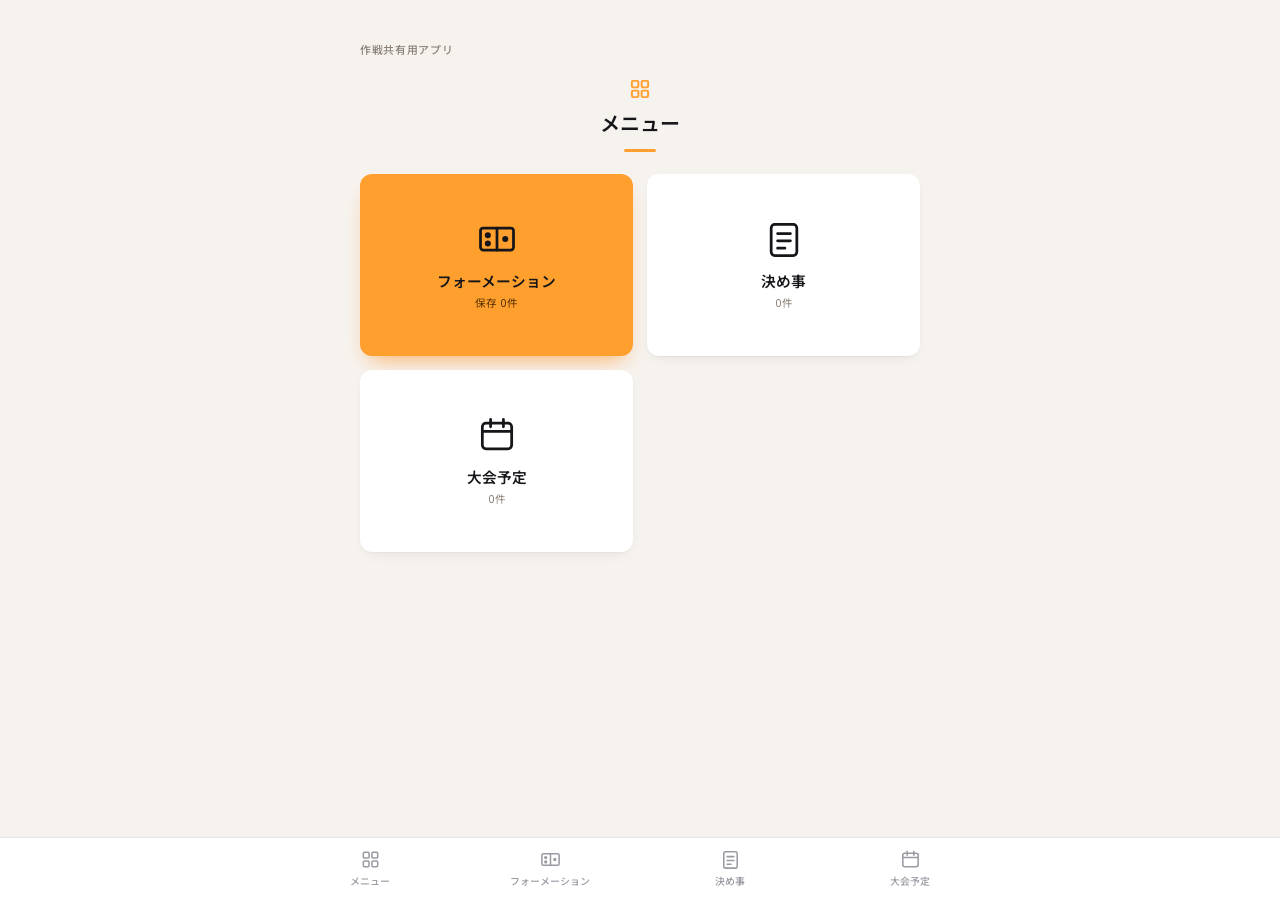
<file: index.html>
<!doctype html>
<html lang="ja">
<head>
<meta charset="utf-8">
<meta name="viewport" content="width=device-width,initial-scale=1,viewport-fit=cover">
<meta name="theme-color" content="#f6f3ef">
<script>if(/^#p=/.test(location.hash)){location.replace("formation.html"+location.hash);}</script>
<link rel="icon" href="favicon.svg?v=2" type="image/svg+xml">
<link rel="icon" href="favicon-32.png?v=2" sizes="32x32" type="image/png">
<link rel="apple-touch-icon" href="apple-touch-icon.png?v=2">
<link rel="manifest" href="manifest.webmanifest?v=2">
<meta name="apple-mobile-web-app-title" content="JPT作戦">
<meta name="apple-mobile-web-app-capable" content="yes">
<title>作戦共有用アプリ｜メニュー</title>
<link rel="preconnect" href="https://fonts.gstatic.com" crossorigin>
<link rel="stylesheet" href="https://fonts.googleapis.com/css2?family=Poppins:wght@400;500;600&family=Noto+Sans+JP:wght@400;500;700&family=Roboto+Mono:wght@500&display=swap">
<link rel="stylesheet" href="css/style.css?v=37">
<script type="module" src="js/menu.js?v=37"></script>
</head>
<body class="menu" data-page="menu">
<!-- 起動画面。CSSだけで動くので、モジュールの読み込みを待たずに表示される。
     読み込みが終わると main.js が .done を付けて消す（最低0.6秒は見せる）。 -->
<div id="splash">
  <svg class="splash-court" viewBox="-1.2 -1.2 38.4 12.4" xmlns="http://www.w3.org/2000/svg" aria-hidden="true"><rect class="s-outline" x="0" y="0" width="36" height="10" rx="0.3"/><line class="s-line s-l1" x1="18" y1="0" x2="18" y2="10"/><line class="s-line s-l2" x1="8" y1="0" x2="8" y2="10"/><line class="s-line s-l3" x1="28" y1="0" x2="28" y2="10"/><g class="s-shelters"><rect x="17.775" y="4.1" width="0.45" height="1.8" rx="0.08"/><rect x="12.775" y="2" width="0.45" height="0.9" rx="0.08"/><rect x="9.775" y="7.1" width="0.45" height="0.9" rx="0.08"/><rect x="5.775" y="4.55" width="0.45" height="0.9" rx="0.08"/><rect x="22.775" y="7.1" width="0.45" height="0.9" rx="0.08"/><rect x="25.775" y="2" width="0.45" height="0.9" rx="0.08"/><rect x="29.775" y="4.55" width="0.45" height="0.9" rx="0.08"/></g><g class="s-dots"><circle class="ours fw" cx="12.4" cy="2.45" r="0.62"/><circle class="ours fw" cx="8.6" cy="4.6" r="0.62"/><circle class="ours fw" cx="9.3" cy="7.55" r="0.62"/><circle class="ours fw" cx="9.4" cy="9.2" r="0.62"/><circle class="ours bk" cx="8.6" cy="0.9" r="0.62"/><circle class="ours bk" cx="5.2" cy="5.8" r="0.62"/><circle class="ours bk" cx="5.2" cy="4.2" r="0.62"/><circle class="foe fw" cx="18.95" cy="5" r="0.62"/><circle class="foe fw" cx="23.6" cy="7.55" r="0.62"/><circle class="foe fw" cx="22.6" cy="1.6" r="0.62"/><circle class="foe fw" cx="26.7" cy="2.45" r="0.62"/><circle class="foe bk" cx="24.4" cy="9.1" r="0.62"/><circle class="foe bk" cx="30.8" cy="5.8" r="0.62"/><circle class="foe bk" cx="30.8" cy="4.2" r="0.62"/></g></svg>
  <p class="splash-title">SnowBall Fight</p>
</div>
<script>try{if(sessionStorage.getItem("sbf-splash-seen")){var s=document.getElementById("splash");if(s)s.hidden=true;}else{sessionStorage.setItem("sbf-splash-seen","1");}}catch(e){}</script>
<div class="wrap">
<header class="homehead"><div class="topbar"><span class="appname">作戦共有用アプリ</span></div><h1>メニュー</h1></header>
<div class="tiles">
  <a class="tile" href="formation.html?view=edit"><svg viewBox="0 0 24 24" aria-hidden="true"><rect x="3" y="6" width="18" height="12" rx="1.5"/><path d="M12 6v12"/><circle cx="7" cy="10" r=".9" fill="currentColor"/><circle cx="7" cy="14.5" r=".9" fill="currentColor"/><circle cx="16.5" cy="12" r=".9" fill="currentColor"/></svg><b>フォーメーション</b><small>保存 <span id="cntPat">—</span>件</small></a>
  <a class="tile" href="rules.html"><svg viewBox="0 0 24 24" aria-hidden="true"><rect x="5" y="4" width="14" height="17" rx="2"/><path d="M8.5 9h7M8.5 13h7M8.5 17h4"/></svg><b>決め事</b><small><span id="cntRule">—</span>件</small></a>
  <a class="tile" href="tournaments.html"><svg viewBox="0 0 24 24" aria-hidden="true"><rect x="4" y="5.5" width="16" height="14" rx="2"/><path d="M4 10h16M8.5 3.5v4M15.5 3.5v4"/></svg><b>大会予定</b><small><span id="cntEvent">—</span>件</small></a>
</div>
</div>
<nav class="tabbar" aria-label="ページ切り替え">
  <a href="index.html"><svg viewBox="0 0 24 24" aria-hidden="true"><rect x="4.5" y="4.5" width="6" height="6" rx="1.2"/><rect x="13.5" y="4.5" width="6" height="6" rx="1.2"/><rect x="4.5" y="13.5" width="6" height="6" rx="1.2"/><rect x="13.5" y="13.5" width="6" height="6" rx="1.2"/></svg><span>メニュー</span></a>
  <a href="formation.html"><svg viewBox="0 0 24 24" aria-hidden="true"><rect x="3" y="6" width="18" height="12" rx="1.5"/><path d="M12 6v12"/><circle cx="7" cy="10" r=".9" fill="currentColor"/><circle cx="7" cy="14.5" r=".9" fill="currentColor"/><circle cx="16.5" cy="12" r=".9" fill="currentColor"/></svg><span>フォーメーション</span></a>
  <a href="rules.html"><svg viewBox="0 0 24 24" aria-hidden="true"><rect x="5" y="4" width="14" height="17" rx="2"/><path d="M8.5 9h7M8.5 13h7M8.5 17h4"/></svg><span>決め事</span></a>
  <a href="tournaments.html"><svg viewBox="0 0 24 24" aria-hidden="true"><rect x="4" y="5.5" width="16" height="14" rx="2"/><path d="M4 10h16M8.5 3.5v4M15.5 3.5v4"/></svg><span>大会予定</span></a>
</nav>
</body>
</html>
</file>
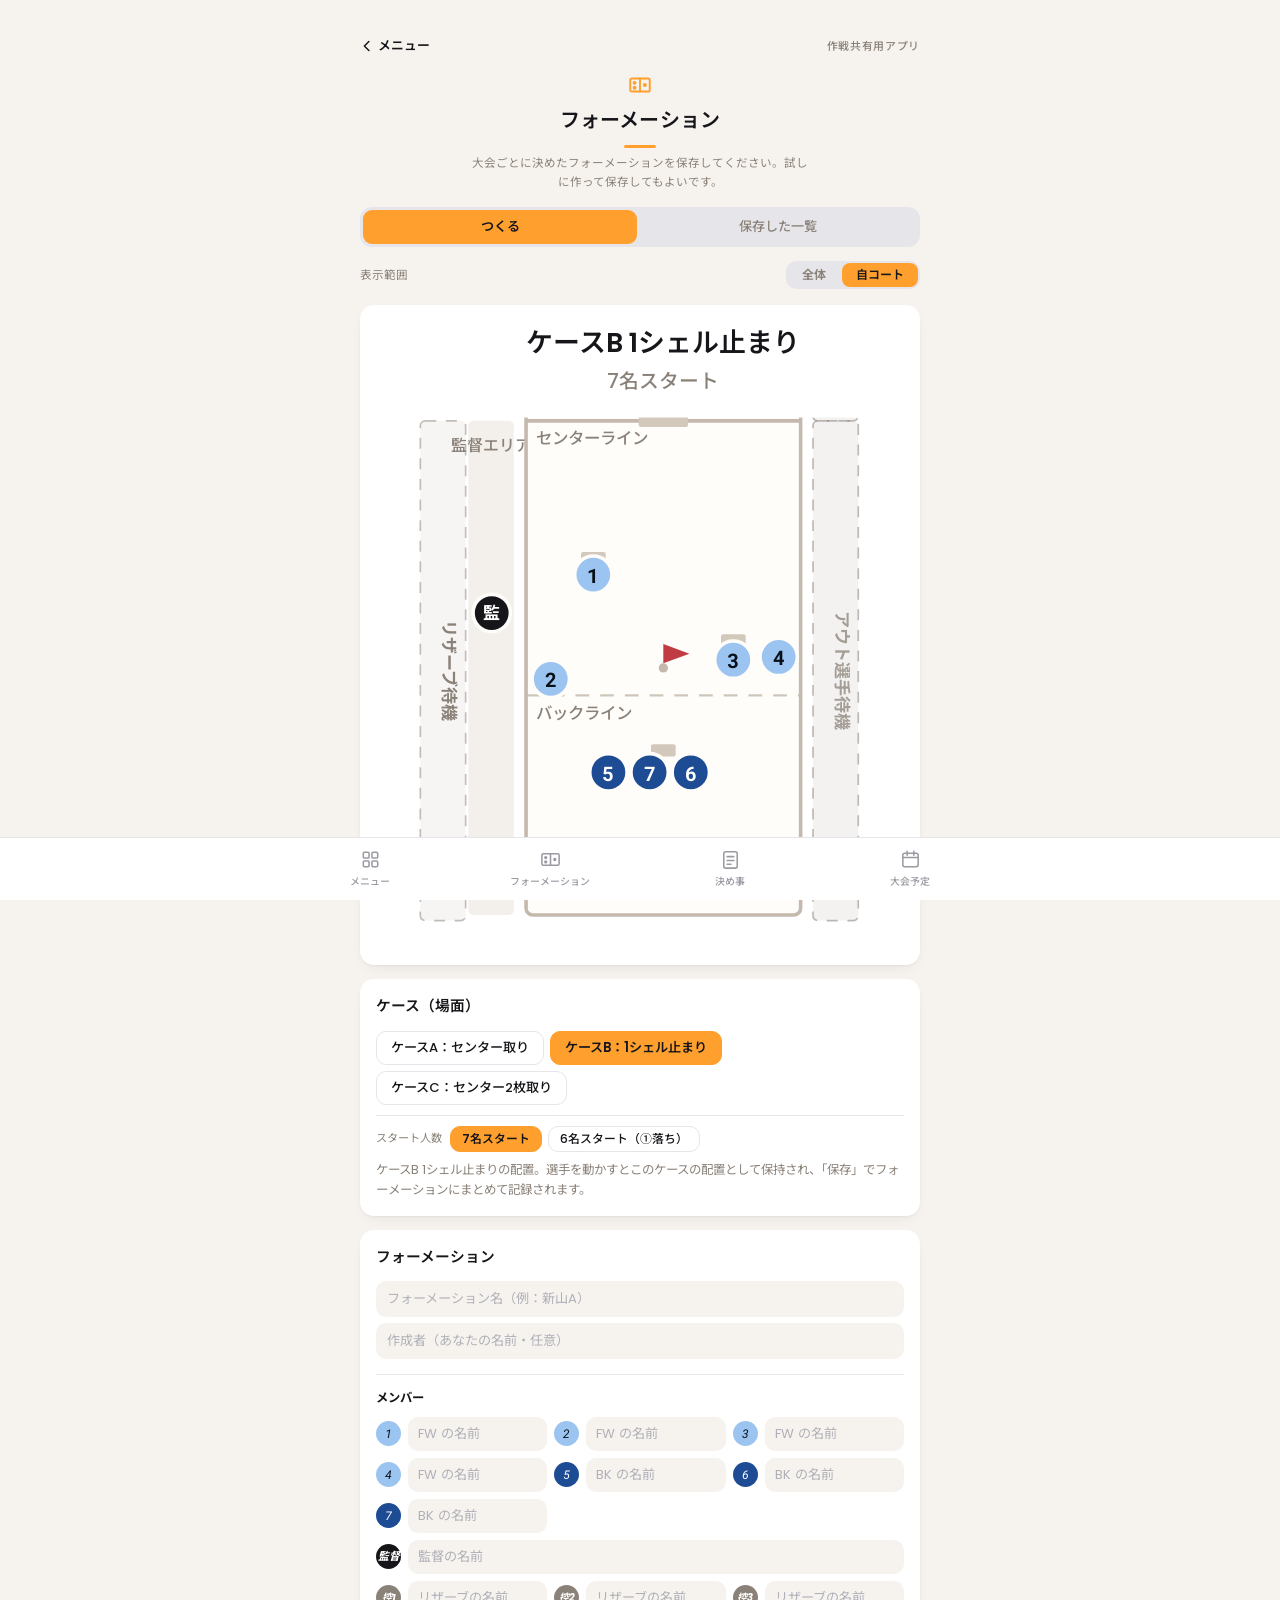
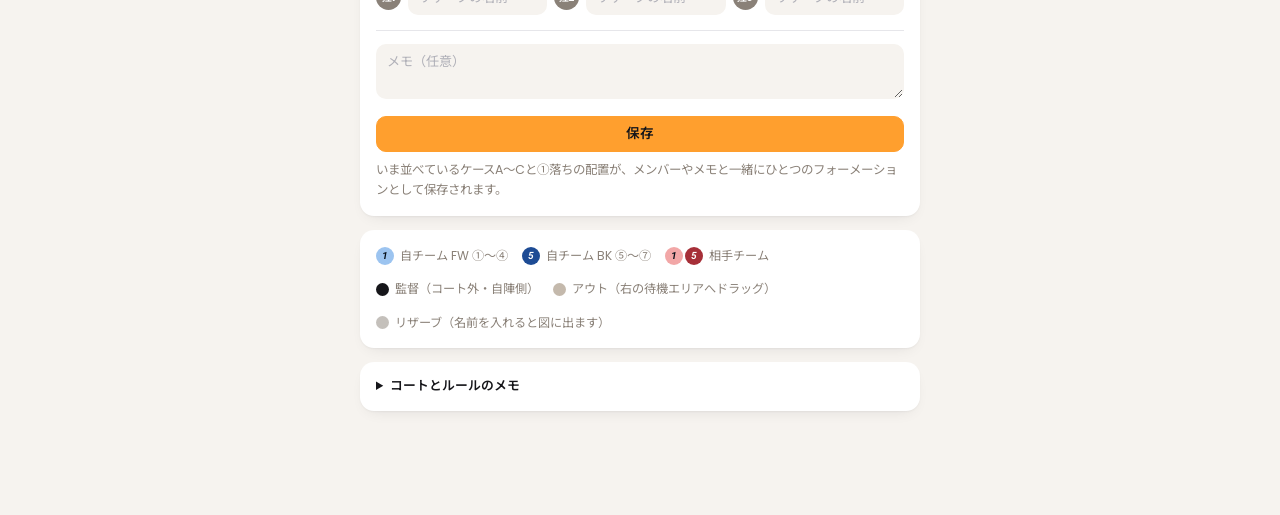
<file: formation.html>
<!doctype html>
<html lang="ja">
<head>
<meta charset="utf-8">
<meta name="viewport" content="width=device-width,initial-scale=1,viewport-fit=cover">
<meta name="theme-color" content="#f6f3ef">
<link rel="icon" href="favicon.svg?v=2" type="image/svg+xml">
<link rel="icon" href="favicon-32.png?v=2" sizes="32x32" type="image/png">
<link rel="apple-touch-icon" href="apple-touch-icon.png?v=2">
<link rel="manifest" href="manifest.webmanifest?v=2">
<meta name="apple-mobile-web-app-title" content="JPT作戦">
<meta name="apple-mobile-web-app-capable" content="yes">
<title>作戦共有用アプリ｜フォーメーション</title>
<link rel="preconnect" href="https://fonts.gstatic.com" crossorigin>
<link rel="stylesheet" href="https://fonts.googleapis.com/css2?family=Poppins:wght@400;500;600&family=Noto+Sans+JP:wght@400;500;700&family=Roboto+Mono:wght@500&display=swap">
<link rel="stylesheet" href="css/style.css?v=37">
<script type="module" src="js/main.js?v=37"></script>
</head>
<body data-page="formation">
<!-- 起動画面。CSSだけで動くので、モジュールの読み込みを待たずに表示される。
     読み込みが終わると main.js が .done を付けて消す（最低0.6秒は見せる）。 -->
<div id="splash">
  <svg class="splash-court" viewBox="-1.2 -1.2 38.4 12.4" xmlns="http://www.w3.org/2000/svg" aria-hidden="true"><rect class="s-outline" x="0" y="0" width="36" height="10" rx="0.3"/><line class="s-line s-l1" x1="18" y1="0" x2="18" y2="10"/><line class="s-line s-l2" x1="8" y1="0" x2="8" y2="10"/><line class="s-line s-l3" x1="28" y1="0" x2="28" y2="10"/><g class="s-shelters"><rect x="17.775" y="4.1" width="0.45" height="1.8" rx="0.08"/><rect x="12.775" y="2" width="0.45" height="0.9" rx="0.08"/><rect x="9.775" y="7.1" width="0.45" height="0.9" rx="0.08"/><rect x="5.775" y="4.55" width="0.45" height="0.9" rx="0.08"/><rect x="22.775" y="7.1" width="0.45" height="0.9" rx="0.08"/><rect x="25.775" y="2" width="0.45" height="0.9" rx="0.08"/><rect x="29.775" y="4.55" width="0.45" height="0.9" rx="0.08"/></g><g class="s-dots"><circle class="ours fw" cx="12.4" cy="2.45" r="0.62"/><circle class="ours fw" cx="8.6" cy="4.6" r="0.62"/><circle class="ours fw" cx="9.3" cy="7.55" r="0.62"/><circle class="ours fw" cx="9.4" cy="9.2" r="0.62"/><circle class="ours bk" cx="8.6" cy="0.9" r="0.62"/><circle class="ours bk" cx="5.2" cy="5.8" r="0.62"/><circle class="ours bk" cx="5.2" cy="4.2" r="0.62"/><circle class="foe fw" cx="18.95" cy="5" r="0.62"/><circle class="foe fw" cx="23.6" cy="7.55" r="0.62"/><circle class="foe fw" cx="22.6" cy="1.6" r="0.62"/><circle class="foe fw" cx="26.7" cy="2.45" r="0.62"/><circle class="foe bk" cx="24.4" cy="9.1" r="0.62"/><circle class="foe bk" cx="30.8" cy="5.8" r="0.62"/><circle class="foe bk" cx="30.8" cy="4.2" r="0.62"/></g></svg>
  <p class="splash-title">SnowBall Fight</p>
</div>
<!-- 起動画面はこのセッションで初回だけ出す。決め事⇄フォーメーションの行き来では出さない。 -->
<script>try{if(sessionStorage.getItem('sbf-splash-seen')){var s=document.getElementById('splash');if(s)s.hidden=true;}else{sessionStorage.setItem('sbf-splash-seen','1');}}catch(e){}</script>
<div class="wrap">
  <header>
    <div class="topbar">
      <a class="back" href="index.html" aria-label="メニューに戻る"><svg viewBox="0 0 24 24" aria-hidden="true"><path d="M14.5 6 8.5 12l6 6"/></svg>メニュー</a>
      <span class="appname">作戦共有用アプリ</span>
    </div>
    <h1>フォーメーション</h1>
        <p class="sub">大会ごとに決めたフォーメーションを保存してください。試しに作って保存してもよいです。</p>
  </header>

  <div class="tabs" id="tabs">
    <button id="tabEdit" class="on">つくる</button>
    <button id="tabList">保存した一覧<span class="count" id="tabCount"></span></button>
  </div>

  <div class="view" id="viewEdit">
  <div class="bar warn tight" id="leaveBar" hidden>
    <span class="lmsg" id="leaveMsg">保存されていません。一覧に移ると入力中の内容は消えます</span>
    <button class="ghost" id="leaveSave">保存して移る</button>
    <button class="ghost" id="leaveDrop">保存せずに移る</button>
    <button class="ghost" id="leaveStay">編集を続ける</button>
  </div>
  <div class="zoom" id="zoomRow" role="group" aria-label="表示範囲">
    <span class="zlabel">表示範囲</span>
    <div class="zseg">
      <button data-zoom="all" class="on">全体</button>
      <button data-zoom="own">自コート</button>
    </div>
  </div>

  <div class="court-wrap" id="courtWrap">
    <svg class="court" id="court" xmlns="http://www.w3.org/2000/svg" preserveAspectRatio="xMidYMid meet" aria-label="雪合戦コート"></svg>
  </div>

  <div class="bar" id="status" hidden></div>

  <section class="panel">
    <h2>ケース（場面）</h2>
    <div class="toolbar" id="presetRow">
      <button data-preset="center">ケースA：センター取り</button>
      <button data-preset="first">ケースB：1シェル止まり</button>
      <button data-preset="double">ケースC：センター2枚取り</button>
    </div>
    <div class="branch" id="branchRow"></div>
    <p class="empty" id="branchNote"></p>
  </section>

  <section class="panel">
    <h2>フォーメーション</h2>
    <div class="row">
      <input id="saveName" type="text" placeholder="フォーメーション名（例：新山A）" autocomplete="off" maxlength="30" aria-label="フォーメーション名">
    </div>
    <div class="row tightrow">
      <input id="saveAuthor" type="text" maxlength="12" autocomplete="off"
        placeholder="作成者（あなたの名前・任意）" aria-label="作成者">
    </div>
    <hr class="div">
    <p class="subh">メンバー</p>
    <div class="roster" id="roster"></div>
    <hr class="div">
    <textarea id="saveMemo" class="memoinput" rows="2" maxlength="300"
      placeholder="メモ（任意）" aria-label="フォーメーションのメモ"></textarea>
    <div class="toolbar tight">
      <button id="saveBtn" class="primary wide">保存</button>
    </div>
    <p class="empty">いま並べているケースA〜Cと①落ちの配置が、メンバーやメモと一緒にひとつのフォーメーションとして保存されます。</p>
  </section>

  <section class="panel">
    <div class="legend">
      <span><i class="dot num-fw">1</i>自チーム FW ①〜④</span>
      <span><i class="dot num-bk">5</i>自チーム BK ⑤〜⑦</span>
      <span><i class="dot foe-fw">1</i><i class="dot foe-bk">5</i>相手チーム</span>
      <span><i class="dot" style="background:var(--accent)"></i>監督（コート外・自陣側）</span>
      <span><i class="dot" style="background:var(--snow-edge)"></i>アウト（右の待機エリアへドラッグ）</span>
      <span><i class="dot" style="background:var(--muted);opacity:.5"></i>リザーブ（名前を入れると図に出ます）</span>
    </div>
  </section>

  <details class="info">
    <summary>コートとルールのメモ</summary>
    <dl>
      <dt>コート</dt><dd>36m × 10m</dd>
      <dt>バックライン</dt><dd>エンドラインから 8m</dd>
      <dt>センターシェルター</dt><dd>180 × 45 × 90cm</dd>
      <dt>第1・第2・シャトー</dt><dd>90 × 45 × 90cm</dd>
      <dt>雪球</dt><dd>1セット 90球</dd>
      <dt>試合</dt><dd>3分 × 3セット</dd>
    </dl>
    <p>フォワード①〜④は自陣バックラインより後ろに下がれません。センターラインを越えて相手コートに入れるのは3人まで、4人目が入った時点でそのセットを失います。ボードはこの2つを自動で見ています。</p>
    <p>寸法とラインは国際雪合戦連合の競技規則にもとづく値です。シェルター位置は公式コート図をもとにした近似配置です。</p>
  </details>
  </div>

  <div class="view" id="viewList" hidden>
  <section class="panel">
    <h2 class="withbtn">保存したフォーメーション<span class="spacer"></span>
      <button id="refreshBtn" class="ghost" hidden>最新を読み込む</button></h2>
    <div class="bar" id="shareStatus" hidden></div>
    <input id="linkBox" class="linkbox" type="text" readonly hidden aria-label="フォーメーションのリンク">
    <div class="patterns" id="patternList"></div>
    <p class="empty" id="savedEmpty">保存したフォーメーションはチーム全員の画面に並びます。カードを押すと「つくる」画面に読み込まれ、ケースA〜Cを切り替えて見られます。≡ のドラッグで順番を入れ替え、「編集」で名前・作成者・メモを直せます。「リンクをコピー」でそのフォーメーションを開くリンクをLINEなどに貼れます。</p>
  </section>
  </div>
</div>
<nav class="tabbar" aria-label="ページ切り替え">
  <a href="index.html"><svg viewBox="0 0 24 24" aria-hidden="true"><rect x="4.5" y="4.5" width="6" height="6" rx="1.2"/><rect x="13.5" y="4.5" width="6" height="6" rx="1.2"/><rect x="4.5" y="13.5" width="6" height="6" rx="1.2"/><rect x="13.5" y="13.5" width="6" height="6" rx="1.2"/></svg><span>メニュー</span></a>
  <a href="formation.html"><svg viewBox="0 0 24 24" aria-hidden="true"><rect x="3" y="6" width="18" height="12" rx="1.5"/><path d="M12 6v12"/><circle cx="7" cy="10" r=".9" fill="currentColor"/><circle cx="7" cy="14.5" r=".9" fill="currentColor"/><circle cx="16.5" cy="12" r=".9" fill="currentColor"/></svg><span>フォーメーション</span></a>
  <a href="rules.html"><svg viewBox="0 0 24 24" aria-hidden="true"><rect x="5" y="4" width="14" height="17" rx="2"/><path d="M8.5 9h7M8.5 13h7M8.5 17h4"/></svg><span>決め事</span></a>
  <a href="tournaments.html"><svg viewBox="0 0 24 24" aria-hidden="true"><rect x="4" y="5.5" width="16" height="14" rx="2"/><path d="M4 10h16M8.5 3.5v4M15.5 3.5v4"/></svg><span>大会予定</span></a>
</nav>
</body>
</html>
</file>
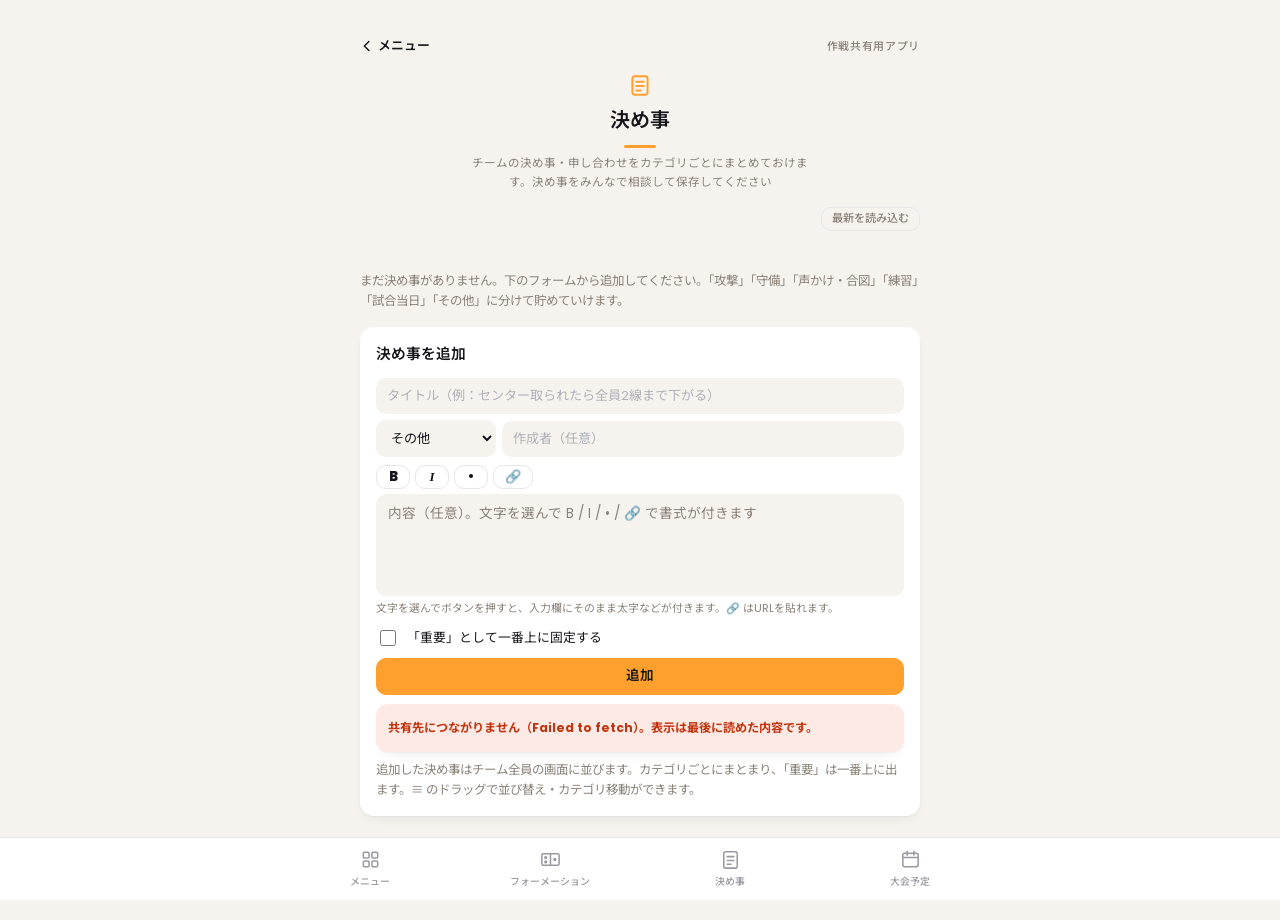
<file: rules.html>
<!doctype html>
<html lang="ja">
<head>
<meta charset="utf-8">
<meta name="viewport" content="width=device-width,initial-scale=1,viewport-fit=cover">
<meta name="theme-color" content="#f6f3ef">
<link rel="icon" href="favicon.svg?v=2" type="image/svg+xml">
<link rel="icon" href="favicon-32.png?v=2" sizes="32x32" type="image/png">
<link rel="apple-touch-icon" href="apple-touch-icon.png?v=2">
<link rel="manifest" href="manifest.webmanifest?v=2">
<meta name="apple-mobile-web-app-title" content="JPT作戦">
<meta name="apple-mobile-web-app-capable" content="yes">
<title>作戦共有用アプリ｜決め事</title>
<link rel="preconnect" href="https://fonts.gstatic.com" crossorigin>
<link rel="stylesheet" href="https://fonts.googleapis.com/css2?family=Poppins:wght@400;500;600&family=Noto+Sans+JP:wght@400;500;700&family=Roboto+Mono:wght@500&display=swap">
<link rel="stylesheet" href="css/style.css?v=37">
<script type="module" src="js/rules.js?v=37"></script>
</head>
<body data-page="rules">
<div class="wrap">
  <header>
    <div class="topbar">
      <a class="back" href="index.html" aria-label="メニューに戻る"><svg viewBox="0 0 24 24" aria-hidden="true"><path d="M14.5 6 8.5 12l6 6"/></svg>メニュー</a>
      <span class="appname">作戦共有用アプリ</span>
    </div>
    <h1>決め事</h1>
        <p class="sub">チームの決め事・申し合わせをカテゴリごとにまとめておけます。決め事をみんなで相談して保存してください</p>
  </header>

  <div class="panel h2row">
    <span class="h2like">決め事一覧</span>
    <span class="spacer"></span>
    <button id="refreshBtn" class="ghost" hidden>最新を読み込む</button>
  </div>

  <div class="rules-controls" id="rulesControls" hidden>
    <input id="ruleSearch" class="rsearch" type="search" placeholder="決め事を検索（タイトル・本文）" aria-label="決め事を検索" autocomplete="off">
    <div class="chips" id="catChips"></div>
  </div>

  <div class="rules" id="rulesList"></div>
  <p class="rnomatch" id="rulesNoMatch" hidden>該当する決め事がありません。検索語やカテゴリを変えてみてください。</p>
  <p class="empty" id="rulesEmpty">まだ決め事がありません。下のフォームから追加してください。「攻撃」「守備」「声かけ・合図」「練習」「試合当日」「その他」に分けて貯めていけます。</p>

  <section class="panel">
    <h2>決め事を追加</h2>
    <div class="row">
      <input id="ruleTitle" type="text" maxlength="60" autocomplete="off"
        placeholder="タイトル（例：センター取られたら全員2線まで下がる）" aria-label="タイトル">
    </div>
    <div class="row tightrow rule-row2">
      <select id="ruleCat" aria-label="カテゴリ">
        <option value="attack">攻撃</option>
        <option value="defense">守備</option>
        <option value="signal">声かけ・合図</option>
        <option value="practice">練習</option>
        <option value="gameday">試合当日</option>
        <option value="other" selected>その他</option>
      </select>
      <input id="ruleAuthor" type="text" maxlength="12" autocomplete="off"
        placeholder="作成者（任意）" aria-label="作成者">
    </div>
    <div class="fmtbar" id="ruleFmt">
      <button type="button" class="fmtbtn" data-md="bold" title="太字" aria-label="太字"><b>B</b></button>
      <button type="button" class="fmtbtn" data-md="italic" title="斜体" aria-label="斜体"><i>I</i></button>
      <button type="button" class="fmtbtn" data-md="list" title="箇条書き" aria-label="箇条書き">•</button>
      <button type="button" class="fmtbtn" data-md="link" title="リンク" aria-label="リンク">🔗</button>
    </div>
    <div class="re-editor rbody" id="ruleEditor" contenteditable="true" aria-label="内容"
      data-placeholder="内容（任意）。文字を選んで B / I / • / 🔗 で書式が付きます"></div>
    <p class="fmt-hint">文字を選んでボタンを押すと、入力欄にそのまま太字などが付きます。🔗 はURLを貼れます。</p>
    <label class="pinrow"><input id="rulePin" type="checkbox"> <span>「重要」として一番上に固定する</span></label>
    <div class="toolbar tight">
      <button id="addBtn" class="primary wide">追加</button>
    </div>
    <div class="bar tight" id="shareStatus" hidden></div>
    <input id="linkBox" class="linkbox" type="text" readonly hidden aria-label="決め事のリンク">
    <p class="empty">追加した決め事はチーム全員の画面に並びます。カテゴリごとにまとまり、「重要」は一番上に出ます。≡ のドラッグで並び替え・カテゴリ移動ができます。</p>
  </section>
</div>
<nav class="tabbar" aria-label="ページ切り替え">
  <a href="index.html"><svg viewBox="0 0 24 24" aria-hidden="true"><rect x="4.5" y="4.5" width="6" height="6" rx="1.2"/><rect x="13.5" y="4.5" width="6" height="6" rx="1.2"/><rect x="4.5" y="13.5" width="6" height="6" rx="1.2"/><rect x="13.5" y="13.5" width="6" height="6" rx="1.2"/></svg><span>メニュー</span></a>
  <a href="formation.html"><svg viewBox="0 0 24 24" aria-hidden="true"><rect x="3" y="6" width="18" height="12" rx="1.5"/><path d="M12 6v12"/><circle cx="7" cy="10" r=".9" fill="currentColor"/><circle cx="7" cy="14.5" r=".9" fill="currentColor"/><circle cx="16.5" cy="12" r=".9" fill="currentColor"/></svg><span>フォーメーション</span></a>
  <a href="rules.html"><svg viewBox="0 0 24 24" aria-hidden="true"><rect x="5" y="4" width="14" height="17" rx="2"/><path d="M8.5 9h7M8.5 13h7M8.5 17h4"/></svg><span>決め事</span></a>
  <a href="tournaments.html"><svg viewBox="0 0 24 24" aria-hidden="true"><rect x="4" y="5.5" width="16" height="14" rx="2"/><path d="M4 10h16M8.5 3.5v4M15.5 3.5v4"/></svg><span>大会予定</span></a>
</nav>
</body>
</html>
</file>
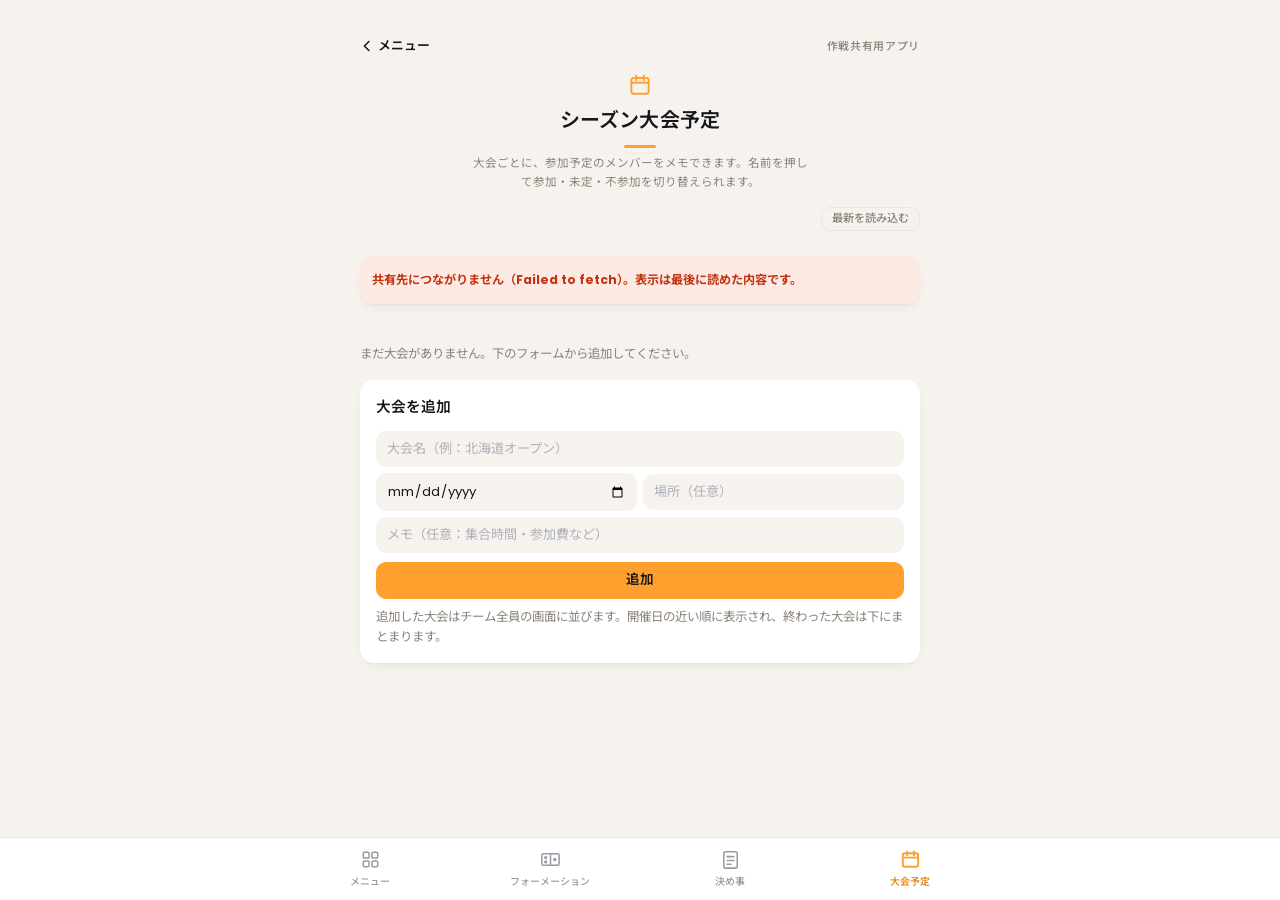
<file: tournaments.html>
<!doctype html>
<html lang="ja">
<head>
<meta charset="utf-8">
<meta name="viewport" content="width=device-width,initial-scale=1,viewport-fit=cover">
<meta name="theme-color" content="#f6f3ef">
<link rel="icon" href="favicon.svg?v=2" type="image/svg+xml">
<link rel="icon" href="favicon-32.png?v=2" sizes="32x32" type="image/png">
<link rel="apple-touch-icon" href="apple-touch-icon.png?v=2">
<link rel="manifest" href="manifest.webmanifest?v=2">
<meta name="apple-mobile-web-app-title" content="JPT作戦">
<meta name="apple-mobile-web-app-capable" content="yes">
<title>作戦共有用アプリ｜大会予定</title>
<link rel="preconnect" href="https://fonts.gstatic.com" crossorigin>
<link rel="stylesheet" href="https://fonts.googleapis.com/css2?family=Poppins:wght@400;500;600&family=Noto+Sans+JP:wght@400;500;700&family=Roboto+Mono:wght@500&display=swap">
<link rel="stylesheet" href="css/style.css?v=37">
<script type="module" src="js/tournaments.js?v=37"></script>
</head>
<body data-page="events">
<div class="wrap">
  <header>
    <div class="topbar">
      <a class="back" href="index.html" aria-label="メニューに戻る"><svg viewBox="0 0 24 24" aria-hidden="true"><path d="M14.5 6 8.5 12l6 6"/></svg>メニュー</a>
      <span class="appname">作戦共有用アプリ</span>
    </div>
    <h1>シーズン大会予定</h1>
    <p class="sub">大会ごとに、参加予定のメンバーをメモできます。名前を押して参加・未定・不参加を切り替えられます。</p>
  </header>

  <div class="panel h2row">
    <span class="h2like">大会一覧</span>
    <span class="spacer"></span>
    <button id="refreshBtn" class="ghost" hidden>最新を読み込む</button>
  </div>
  <div class="bar tight" id="shareStatus" hidden></div>

  <div class="events" id="eventList"></div>
  <p class="empty" id="eventEmpty">まだ大会がありません。下のフォームから追加してください。</p>

  <section class="panel">
    <h2>大会を追加</h2>
    <div class="row">
      <input id="evName" type="text" maxlength="40" autocomplete="off" placeholder="大会名（例：北海道オープン）" aria-label="大会名">
    </div>
    <div class="row tightrow rule-row2">
      <input id="evDate" type="date" aria-label="開催日">
      <input id="evPlace" type="text" maxlength="30" autocomplete="off" placeholder="場所（任意）" aria-label="場所">
    </div>
    <div class="row tightrow">
      <input id="evMemo" type="text" maxlength="100" autocomplete="off" placeholder="メモ（任意：集合時間・参加費など）" aria-label="メモ">
    </div>
    <div class="toolbar tight">
      <button id="evAddBtn" class="primary wide">追加</button>
    </div>
    <p class="empty">追加した大会はチーム全員の画面に並びます。開催日の近い順に表示され、終わった大会は下にまとまります。</p>
  </section>
</div>
<nav class="tabbar" aria-label="ページ切り替え">
  <a href="index.html"><svg viewBox="0 0 24 24" aria-hidden="true"><rect x="4.5" y="4.5" width="6" height="6" rx="1.2"/><rect x="13.5" y="4.5" width="6" height="6" rx="1.2"/><rect x="4.5" y="13.5" width="6" height="6" rx="1.2"/><rect x="13.5" y="13.5" width="6" height="6" rx="1.2"/></svg><span>メニュー</span></a>
  <a href="formation.html"><svg viewBox="0 0 24 24" aria-hidden="true"><rect x="3" y="6" width="18" height="12" rx="1.5"/><path d="M12 6v12"/><circle cx="7" cy="10" r=".9" fill="currentColor"/><circle cx="7" cy="14.5" r=".9" fill="currentColor"/><circle cx="16.5" cy="12" r=".9" fill="currentColor"/></svg><span>フォーメーション</span></a>
  <a href="rules.html"><svg viewBox="0 0 24 24" aria-hidden="true"><rect x="5" y="4" width="14" height="17" rx="2"/><path d="M8.5 9h7M8.5 13h7M8.5 17h4"/></svg><span>決め事</span></a>
  <a href="tournaments.html" class="on" aria-current="page"><svg viewBox="0 0 24 24" aria-hidden="true"><rect x="4" y="5.5" width="16" height="14" rx="2"/><path d="M4 10h16M8.5 3.5v4M15.5 3.5v4"/></svg><span>大会予定</span></a>
</nav>
</body>
</html>
</file>
<file: css/style.css>
/* 雪合戦フォーメーションボード — 画面全体のスタイル
   レイアウト: 1カラム。ヘッダー / タブ / コート / 各パネル を縦に積む。
   色はすべて :root のトークンで定義し、ダークモードはトークンだけ差し替える。 */
/* Layout: single column — header, fixed-height court canvas, stacked control panels below */
:root{
  --bg:#e9eff4;
  --panel:#ffffff;
  --panel-2:#f3f7fa;
  --ink:#14212c;
  --muted:#5a6b7a;
  --line:#c6d4e0;
  --accent:#0d7382;
  --accent-soft:#d3eaed;
  --red:#c13b43;
  --blue:#2a5cae;
  --snow:#fafcfe;
  --snow-edge:#9fb3c4;
  --shelter:#aebfcd;
  --num-fw:#071019;
  --num-bk:#ffffff;
  --blue-fw:#9cc4f0;
  --blue-bk:#1d4b94;
  --red-fw:#f2a7a7;
  --red-bk:#a62f38;
  --warn:#a9511c;
  --warn-soft:#f7e6d6;
  --f-disp:"Noto Sans JP",-apple-system,"Hiragino Sans","Noto Sans JP",sans-serif;
  --f-num:"Roboto Mono",ui-monospace,monospace;
}
@media (prefers-color-scheme:dark){:root:not([data-theme="light"]){
  --bg:#0d151c;--panel:#16222c;--panel-2:#1b2a36;--ink:#e4edf4;--muted:#90a3b3;
  --line:#2c3f4e;--accent:#49b9c7;--accent-soft:#17343c;--red:#e0656c;--blue:#7099e6;
  --snow:#1e2c37;--snow-edge:#4a6172;--shelter:#56707f;--warn:#dd9152;--warn-soft:#33281d;
  --num-fw:#071019;--num-bk:#ffffff;
  --blue-fw:#8fb8e8;--blue-bk:#3d6cba;--red-fw:#efa0a0;--red-bk:#b8414a;
  color-scheme:dark;
}}
:root[data-theme="dark"]{
  --bg:#0d151c;--panel:#16222c;--panel-2:#1b2a36;--ink:#e4edf4;--muted:#90a3b3;
  --line:#2c3f4e;--accent:#49b9c7;--accent-soft:#17343c;--red:#e0656c;--blue:#7099e6;
  --snow:#1e2c37;--snow-edge:#4a6172;--shelter:#56707f;--warn:#dd9152;--warn-soft:#33281d;
  --num-fw:#071019;--num-bk:#ffffff;
  --blue-fw:#8fb8e8;--blue-bk:#3d6cba;--red-fw:#efa0a0;--red-bk:#b8414a;
  color-scheme:dark;
}
[hidden]{display:none!important;}
body{background:var(--bg);color:var(--ink);font-family:var(--f-disp);line-height:1.6;}
.wrap{
  padding-left:max(16px,env(safe-area-inset-left,0px));
  padding-right:max(16px,env(safe-area-inset-right,0px));
  padding-block:16px 40px;
  max-width:560px;margin:0 auto;
  display:flex;flex-direction:column;gap:14px;
}
h1{font-size:1.32rem;font-weight:900;letter-spacing:.01em;margin:0;text-wrap:balance;}
.sub{margin:2px 0 0;color:var(--muted);font-size:.78rem;}
.toolbar{display:flex;flex-wrap:wrap;gap:6px;}
button{font-family:inherit;font-size:.8rem;font-weight:700;color:var(--ink);
  background:var(--panel);border:1px solid var(--line);border-radius:999px;
  padding:7px 13px;cursor:pointer;line-height:1.2;}
button:focus-visible{outline:2px solid var(--accent);outline-offset:2px;}
button[aria-pressed="true"],button.on{background:var(--accent-soft);border-color:var(--accent);color:var(--accent);}
button.primary{background:var(--accent);border-color:var(--accent);color:#fff;}
button.ghost{background:transparent;}
button:disabled{opacity:.4;cursor:default;}
.court-wrap{background:var(--panel);border:1px solid var(--line);border-radius:14px;
  padding:8px;height:clamp(420px,68vh,780px);display:flex;}
/* コートの余白では縦スクロールを許可し（pan-y）、駒の上だけ指の操作を
   こちらで受け取る（none）。両方 none にするとページがスクロールできなくなる。 */
svg.court{width:100%;height:100%;touch-action:pan-y;display:block;}
.token{cursor:grab;touch-action:none;}
.token.sel circle.body{stroke-width:.22;}
.bar{display:flex;align-items:center;gap:8px;min-height:34px;padding:7px 12px;
  border-radius:10px;background:var(--panel-2);border:1px solid var(--line);
  font-size:.76rem;color:var(--muted);}
.bar.warn{background:var(--warn-soft);border-color:var(--warn);color:var(--warn);font-weight:700;}
.panel{background:var(--panel);border:1px solid var(--line);border-radius:14px;padding:12px 14px;}
.panel h2{font-size:.72rem;font-weight:700;letter-spacing:.09em;text-transform:uppercase;
  color:var(--muted);margin:0 0 9px;}
.roster{display:grid;grid-template-columns:repeat(auto-fit,minmax(148px,1fr));gap:7px;}
.rrow{display:flex;align-items:center;gap:7px;min-width:0;}
.rrow.coach{grid-column:1/-1;}
.rbadge{flex:none;width:25px;height:25px;border-radius:50%;display:grid;place-items:center;
  font-family:var(--f-num);font-size:.72rem;color:#fff;background:var(--blue);}
.rrow.bk .rbadge{background:var(--blue);opacity:.58;}
.rrow.coach .rbadge{background:var(--accent);font-family:var(--f-disp);font-weight:700;font-size:.68rem;}
.rrow.res .rbadge{background:var(--muted);font-family:var(--f-disp);font-weight:700;font-size:.62rem;}
.row.tightrow{margin-top:6px;}
.rrow input{flex:1;min-width:0;font-family:inherit;font-size:.82rem;color:var(--ink);
  background:var(--panel-2);border:1px solid var(--line);border-radius:9px;padding:6px 9px;}
.legend{display:flex;flex-wrap:wrap;gap:14px;font-size:.76rem;color:var(--muted);}
.legend span{display:flex;align-items:center;gap:6px;}
.dot{width:13px;height:13px;border-radius:50%;flex:none;}
.dot.num-fw,.dot.num-bk,.dot.foe-fw,.dot.foe-bk{width:18px;height:18px;display:grid;
  place-items:center;font-family:var(--f-num);font-size:.62rem;font-weight:700;}
.dot.num-fw{background:var(--blue-fw);color:var(--num-fw);}
.dot.num-bk{background:var(--blue-bk);color:var(--num-bk);}
.dot.foe-fw{background:var(--red-fw);color:var(--num-fw);}
.dot.foe-bk{background:var(--red-bk);color:var(--num-bk);margin-left:-4px;}
.row{display:flex;gap:6px;align-items:center;}
.row input{flex:1;min-width:0;font-family:inherit;font-size:.82rem;color:var(--ink);
  background:var(--panel-2);border:1px solid var(--line);border-radius:9px;padding:7px 10px;}
.patterns{display:flex;flex-direction:column;gap:9px;margin-top:12px;}
.pcard{border:1px solid var(--line);border-radius:12px;background:var(--panel-2);overflow:hidden;}
.pcard.on{border-color:var(--accent);background:var(--accent-soft);}
.pcard-main{display:grid;grid-template-columns:104px 1fr;gap:11px;align-items:center;
  width:100%;text-align:left;background:transparent;border:0;border-radius:0;
  padding:10px 11px;cursor:pointer;font-weight:400;}
.pcard-main:focus-visible{outline:2px solid var(--accent);outline-offset:-3px;}
.thumb{width:104px;aspect-ratio:36/10;border-radius:5px;background:var(--snow);
  border:1px solid var(--line);display:block;}
.pbody{min-width:0;}
.pname{font-size:.88rem;font-weight:700;display:block;overflow:hidden;
  text-overflow:ellipsis;white-space:nowrap;}
.pmeta{font-size:.69rem;color:var(--muted);display:block;margin-top:2px;
  font-variant-numeric:tabular-nums;line-height:1.45;word-break:break-word;}
.pfoot{display:flex;flex-wrap:wrap;align-items:center;gap:6px;padding:0 11px 10px;}
.pfoot .spacer{flex:1;min-width:0;}
.pfoot button{font-size:.7rem;padding:4px 10px;}
.badge{font-size:.62rem;font-weight:700;letter-spacing:.06em;color:var(--accent);
  background:var(--panel);border:1px solid var(--accent);border-radius:999px;padding:3px 8px;}
.pfoot .danger{color:var(--warn);border-color:var(--warn);background:var(--warn-soft);}
.pfoot .ask{font-size:.73rem;color:var(--warn);font-weight:700;}
#leaveBar{flex-wrap:wrap;gap:7px;}
#leaveBar .lmsg{flex:1 1 100%;font-weight:700;}
#leaveBar button{font-size:.72rem;padding:4px 11px;color:var(--warn);border-color:var(--warn);}
.editform{width:100%;display:flex;flex-direction:column;gap:6px;}
.editform input,.editform textarea{width:100%;box-sizing:border-box;min-width:0;
  font-family:inherit;font-size:.8rem;color:var(--ink);background:var(--panel);
  border:1px solid var(--line);border-radius:8px;padding:6px 9px;}
.editform textarea{resize:vertical;line-height:1.5;}
.editform input.bad{border-color:var(--warn);}
.editbtns{display:flex;flex-wrap:wrap;align-items:center;gap:6px;}
.pmemo{font-size:.75rem;color:var(--ink);opacity:.85;margin:0;padding:0 11px 9px;
  white-space:pre-wrap;word-break:break-word;}
.memoinput{width:100%;box-sizing:border-box;margin-top:6px;font-family:inherit;
  font-size:.82rem;line-height:1.5;color:var(--ink);background:var(--panel-2);
  border:1px solid var(--line);border-radius:9px;padding:7px 10px;resize:vertical;}
.grip{touch-action:none;cursor:grab;padding:4px 10px;color:var(--muted);
  font-size:.95rem;line-height:1;letter-spacing:.08em;}
.grip:active{cursor:grabbing;}
.pcard.dragging{position:relative;z-index:3;box-shadow:0 8px 20px rgba(0,0,0,.2);}
.pcard.dragging .pcard-main{cursor:grabbing;}
.branch{display:flex;flex-wrap:wrap;gap:6px;align-items:center;
  margin-top:10px;padding-top:10px;border-top:1px dashed var(--line);}
.branch .blabel{font-size:.7rem;color:var(--muted);margin-right:2px;}
.branch button{font-size:.74rem;padding:5px 11px;}
.subh{font-size:.77rem;font-weight:700;margin:0 0 9px;display:flex;align-items:center;gap:7px;}
.tabs{display:flex;gap:4px;background:var(--panel-2);border:1px solid var(--line);
  border-radius:999px;padding:4px;}
.tabs button{flex:1;min-width:0;border:0;background:transparent;border-radius:999px;
  padding:8px 10px;font-size:.82rem;font-weight:700;color:var(--muted);
  white-space:nowrap;overflow:hidden;text-overflow:ellipsis;}
.tabs button.on{background:var(--panel);color:var(--accent);
  box-shadow:0 1px 2px rgba(0,0,0,.08);}
.tabs .count{font-family:var(--f-num);font-size:.72rem;margin-left:4px;opacity:.75;}
/* 表示範囲の切り替え。上の大きなタブ（つくる／一覧）と区別するため、
   右寄せの小さな角丸セグメントにして、選択中は accent べた塗りにする。 */
.zoom{display:flex;align-items:center;gap:8px;margin:-2px 0 2px;}
.zoom .zlabel{font-size:.72rem;color:var(--muted);}
.zseg{display:inline-flex;margin-left:auto;border:1px solid var(--line);
  border-radius:9px;overflow:hidden;}
.zseg button{border:0;border-radius:0;background:var(--panel);color:var(--muted);
  font-size:.75rem;font-weight:700;padding:5px 13px;}
.zseg button + button{border-left:1px solid var(--line);}
.zseg button.on{background:var(--accent);color:#fff;}
.view{display:flex;flex-direction:column;gap:14px;}
.panel h2.withbtn{display:flex;align-items:center;gap:8px;}
.panel h2 .spacer,.subh .spacer{flex:1;min-width:0;}
.panel h2 button{font-size:.7rem;padding:4px 10px;font-weight:700;letter-spacing:0;text-transform:none;}
.subh button{font-size:.7rem;padding:4px 10px;font-weight:700;}
.subh i{font-family:var(--f-num);font-size:.66rem;font-style:normal;color:#fff;
  background:var(--accent);width:18px;height:18px;border-radius:50%;
  display:grid;place-items:center;flex:none;}
.div{border:0;border-top:1px solid var(--line);margin:15px 0 13px;}
.empty{font-size:.78rem;color:var(--muted);margin:8px 0 0;}
.empty.note{margin:0 0 10px;}
.toolbar.tight,.bar.tight{margin-top:9px;}
.toolbar button.wide{flex:1;padding:9px 13px;font-size:.85rem;}
.memoinput{margin-top:0;}
.linkbox{width:100%;margin-top:9px;font-family:var(--f-num);font-size:.72rem;
  color:var(--ink);background:var(--panel-2);border:1px solid var(--accent);
  border-radius:9px;padding:7px 9px;}
details.info{background:var(--panel);border:1px solid var(--line);border-radius:14px;padding:12px 14px;}
details.info summary{font-size:.8rem;font-weight:700;cursor:pointer;}
details.info p{font-size:.78rem;color:var(--muted);margin:10px 0 0;}
details.info dl{margin:10px 0 0;font-size:.78rem;display:grid;grid-template-columns:auto 1fr;gap:4px 12px;}
details.info dt{color:var(--muted);}
details.info dd{margin:0;font-family:var(--f-num);font-variant-numeric:tabular-nums;}
@media (prefers-reduced-motion:reduce){*{animation-duration:.01ms!important;transition-duration:.01ms!important;}}

/* ===== ページ切り替え（フォーメーション／決め事）=====
   上の大きなピルタブ（つくる／一覧）と区別するため、下線タイプにする。 */
.nav{display:flex;gap:16px;margin:9px 0 2px;border-bottom:1px solid var(--line);}
.nav a{font-size:.85rem;font-weight:700;color:var(--muted);text-decoration:none;
  padding:6px 2px;margin-bottom:-1px;border-bottom:2px solid transparent;line-height:1.3;}
.nav a.on{color:var(--accent);border-bottom-color:var(--accent);}
.nav a:not(.on):hover{color:var(--ink);}
.nav a:focus-visible{outline:2px solid var(--accent);outline-offset:2px;border-radius:4px;}

/* ===== 決め事ページ ===== */
.rule-row2{display:flex;gap:6px;}
#ruleCat{flex:none;min-width:116px;}
.rule-row2 #ruleAuthor{flex:1;min-width:0;}
.row select,.rule-row2 select{font-family:inherit;font-size:.82rem;color:var(--ink);
  background:var(--panel-2);border:1px solid var(--line);border-radius:9px;padding:7px 10px;}
.pinrow{display:flex;align-items:center;gap:8px;margin-top:10px;
  font-size:.8rem;color:var(--ink);cursor:pointer;}
.pinrow input{width:16px;height:16px;flex:none;accent-color:var(--accent);}
.panel.h2row{display:flex;align-items:center;gap:8px;padding:10px 14px;}
.h2row .h2like{font-size:.72rem;font-weight:700;letter-spacing:.09em;text-transform:uppercase;color:var(--muted);}
.h2row .spacer{flex:1;min-width:0;}
.h2row button{font-size:.7rem;padding:4px 10px;}

.rules{display:flex;flex-direction:column;gap:17px;}
.rgroup{display:flex;flex-direction:column;gap:9px;}
.rgroup-h{font-size:.74rem;font-weight:700;letter-spacing:.06em;color:var(--muted);
  margin:0;display:flex;align-items:center;gap:7px;padding:0 2px;}
.rgroup-pin .rgroup-h{color:var(--accent);}
.rgroup-pin .rgroup-h::before{content:"★";font-size:.8rem;}
.rgroup.is-hidden,.rcard.is-hidden{display:none;}
.rgroup-n{font-family:var(--f-num);font-size:.7rem;opacity:.7;font-weight:500;}
.rgroup-list{display:flex;flex-direction:column;gap:8px;}

/* 一覧の検索・カテゴリ絞り込み */
.rules-controls{display:flex;flex-direction:column;gap:8px;margin:0 0 13px;}
.rsearch{width:100%;box-sizing:border-box;font-family:inherit;font-size:.85rem;color:var(--ink);
  background:var(--panel);border:1px solid var(--line);border-radius:10px;padding:8px 11px;}
.rsearch:focus{outline:2px solid var(--accent);outline-offset:1px;}
.chips{display:flex;flex-wrap:wrap;gap:6px;}
.chip{display:inline-flex;align-items:center;gap:5px;font-size:.74rem;font-weight:700;
  color:var(--muted);background:var(--panel-2);border:1px solid var(--line);
  border-radius:999px;padding:4px 11px;line-height:1.2;cursor:pointer;}
.chip.on{color:#fff;background:var(--accent);border-color:var(--accent);}
.chip-n{font-family:var(--f-num);font-size:.66rem;opacity:.85;font-weight:500;}
.rnomatch{color:var(--muted);font-size:.85rem;padding:6px 2px;}

.rcard{border:1px solid var(--line);border-radius:11px;background:var(--panel-2);
  padding:7px 10px;display:flex;flex-direction:column;gap:7px;}
.rcard.pinned{border-color:var(--accent);background:var(--accent-soft);}
.rcard.flash{animation:flashCard 1.6s ease-out;}
@keyframes flashCard{0%,45%{box-shadow:0 0 0 3px var(--accent);}100%{box-shadow:0 0 0 0 transparent;}}
.rcard.dragging{position:relative;z-index:3;box-shadow:0 8px 20px rgba(0,0,0,.2);
  pointer-events:none;opacity:.95;}
.rcard .grip{flex:none;}
.rtop{display:flex;align-items:center;gap:7px;}
.rhead{flex:1;min-width:0;display:flex;align-items:center;gap:8px;background:none;border:0;
  cursor:pointer;text-align:left;padding:2px 0;color:inherit;font-family:inherit;}
.rhead:focus-visible{outline:2px solid var(--accent);outline-offset:2px;border-radius:6px;}
.rhead-main{flex:1;min-width:0;display:flex;flex-direction:column;gap:1px;}
.rtitle{font-size:.9rem;font-weight:700;line-height:1.35;word-break:break-word;}
.rsnip{font-size:.75rem;color:var(--muted);line-height:1.3;
  white-space:nowrap;overflow:hidden;text-overflow:ellipsis;max-width:100%;}
.rcard.open .rsnip{display:none;}
.rcaret{flex:none;width:0;height:0;border-left:5px solid var(--muted);
  border-top:4px solid transparent;border-bottom:4px solid transparent;transition:transform .15s;}
.rcard.open .rcaret{transform:rotate(90deg);}
.rdetail{display:none;flex-direction:column;gap:7px;}
.rcard.open .rdetail{display:flex;}
.pinbtn{flex:none;border:0;background:transparent;color:var(--snow-edge);font-size:1.05rem;
  line-height:1;padding:3px 7px;border-radius:8px;}
.pinbtn.on{color:var(--accent);}
.rchip{align-self:flex-start;font-size:.66rem;font-weight:700;color:var(--muted);
  background:var(--panel);border:1px solid var(--line);border-radius:999px;padding:2px 9px;}
.rbody{margin:0;font-size:.82rem;line-height:1.6;color:var(--ink);word-break:break-word;}
.rbody .rb-line{white-space:pre-wrap;}
.rbody .rb-sp{height:.5em;}
.rbody strong{font-weight:700;}
.rbody em{font-style:italic;}
.rbody a{color:var(--accent);word-break:break-all;}
.rbody .rb-ul,.rbody .rb-ol{margin:.15em 0;padding-left:1.25em;}
.rbody li{margin:.1em 0;}
.fmt-hint{margin:5px 0 0;font-size:.68rem;color:var(--muted);line-height:1.5;}
.fmtbar{display:flex;gap:5px;margin:8px 0 5px;}
.fmtbtn{font-size:.82rem;font-weight:700;padding:3px 11px;min-width:34px;line-height:1.2;}
.fmtbtn b{font-weight:800;}
.fmtbtn i{font-style:italic;font-family:Georgia,"Times New Roman",serif;}
.re-editor{min-height:84px;border:1px solid var(--line);border-radius:10px;background:var(--panel);
  padding:8px 11px;margin-top:2px;font-size:.85rem;line-height:1.6;color:var(--ink);overflow-wrap:anywhere;}
.re-editor:focus{outline:2px solid var(--accent);outline-offset:1px;}
.re-editor.is-empty::before{content:attr(data-placeholder);color:var(--muted);}
.re-editor a{pointer-events:none;}
.rmeta{font-size:.69rem;color:var(--muted);font-variant-numeric:tabular-nums;}
.rfoot{display:flex;flex-wrap:wrap;align-items:center;gap:6px;}
.rfoot button{font-size:.7rem;padding:4px 10px;}
.rfoot .danger{color:var(--warn);border-color:var(--warn);background:var(--warn-soft);}
.rfoot .ask{font-size:.73rem;color:var(--warn);font-weight:700;margin-right:auto;}
.rcard .editform select{width:100%;box-sizing:border-box;font-family:inherit;font-size:.8rem;
  color:var(--ink);background:var(--panel);border:1px solid var(--line);border-radius:8px;padding:6px 9px;}

/* ===== 起動画面（スプラッシュ） =====
   CSSだけで動かすので、JSモジュールの読み込みを待たずに出る。
   読み込みが終わると main.js が #splash に .done を付けてフェードアウトさせる。
   JSが失敗して .done が付かない場合に備え、8秒後にCSSだけで必ず消す。 */
#splash{
  position:fixed;inset:0;z-index:50;
  display:flex;flex-direction:column;align-items:center;justify-content:center;gap:18px;
  padding-left:max(24px,env(safe-area-inset-left,0px));
  padding-right:max(24px,env(safe-area-inset-right,0px));
  background:var(--bg);
  transition:opacity .38s ease;
  animation:splashFailsafe 0s 8s forwards;
}
#splash.done{opacity:0;pointer-events:none;}
@keyframes splashFailsafe{to{opacity:0;visibility:hidden;}}

.splash-court{width:min(86vw,420px);height:auto;overflow:visible;}
.splash-court .s-outline{
  fill:none;stroke:var(--snow-edge);stroke-width:.16;
  stroke-dasharray:92;stroke-dashoffset:92;
  animation:drawCourt .55s .05s ease-out forwards;
}
.splash-court .s-line{
  stroke:var(--snow-edge);stroke-width:.12;
  stroke-dasharray:10;stroke-dashoffset:10;
  animation:drawCourt .3s ease-out forwards;
}
.splash-court .s-l1{animation-delay:.32s;}
.splash-court .s-l2{animation-delay:.42s;stroke-width:.08;opacity:.75;}
.splash-court .s-l3{animation-delay:.42s;stroke-width:.08;opacity:.75;}
.splash-court .s-shelters rect{
  fill:var(--shelter);opacity:0;
  animation:fadeIn .3s .5s ease-out forwards;
}
.splash-court .s-dots circle{
  opacity:0;transform-box:fill-box;transform-origin:50% 50%;
  animation:popIn .32s ease-out forwards;
}
.splash-court .s-dots .ours.fw{fill:var(--blue-fw);}
.splash-court .s-dots .ours.bk{fill:var(--blue-bk);}
.splash-court .s-dots .foe.fw{fill:var(--red-fw);}
.splash-court .s-dots .foe.bk{fill:var(--red-bk);}
.splash-court .s-dots circle:nth-child(1){animation-delay:.62s}
.splash-court .s-dots circle:nth-child(2){animation-delay:.66s}
.splash-court .s-dots circle:nth-child(3){animation-delay:.70s}
.splash-court .s-dots circle:nth-child(4){animation-delay:.74s}
.splash-court .s-dots circle:nth-child(5){animation-delay:.78s}
.splash-court .s-dots circle:nth-child(6){animation-delay:.82s}
.splash-court .s-dots circle:nth-child(7){animation-delay:.86s}
.splash-court .s-dots circle:nth-child(8){animation-delay:.66s}
.splash-court .s-dots circle:nth-child(9){animation-delay:.70s}
.splash-court .s-dots circle:nth-child(10){animation-delay:.74s}
.splash-court .s-dots circle:nth-child(11){animation-delay:.78s}
.splash-court .s-dots circle:nth-child(12){animation-delay:.82s}
.splash-court .s-dots circle:nth-child(13){animation-delay:.86s}
.splash-court .s-dots circle:nth-child(14){animation-delay:.90s}

.splash-title{
  margin:0;font-size:.92rem;font-weight:700;letter-spacing:.04em;color:var(--muted);
  text-align:center;opacity:0;
  animation:fadeIn .45s .45s ease-out forwards;
}

@keyframes drawCourt{to{stroke-dashoffset:0;}}
@keyframes fadeIn{to{opacity:1;}}
@keyframes popIn{from{opacity:0;transform:scale(.4);}to{opacity:1;transform:scale(1);}}

/* 動きを抑える設定のときは、描く演出をせず完成形を出してから消すだけにする */
@media (prefers-reduced-motion:reduce){
  .splash-court .s-outline,.splash-court .s-line{stroke-dashoffset:0;animation:none;}
  .splash-court .s-shelters rect,.splash-court .s-dots circle,.splash-title{opacity:1;animation:none;}
}

/* ===== デザイン v9「ホーム画面」=====
   薄いグレーの地、白いカード、線画アイコン、下のタブバー。フォントは Poppins（英数）＋Noto Sans JP。
   色は黄色1色（選択・ハイライト）。装飾は影のみ。 */
:root,:root:not([data-theme="light"]),:root[data-theme="dark"]{
  --bg:#f2f2f4;--panel:#ffffff;--panel-2:#f2f2f4;--ink:#16161a;--muted:#8a8a93;
  --line:#e6e6ea;--accent:#fdc72b;--accent-soft:#fff3c4;--yel:#fdc72b;--yel-d:#e9b414;
  --red:#c13b43;--blue:#2a5cae;
  --snow:#fafcfe;--snow-edge:#9fb3c4;--shelter:#aebfcd;
  --num-fw:#071019;--num-bk:#ffffff;
  --blue-fw:#9cc4f0;--blue-bk:#1d4b94;--red-fw:#f2a7a7;--red-bk:#a62f38;
  --warn:#c2330f;--warn-soft:#fdeae4;
  --f-disp:"Poppins","Noto Sans JP",sans-serif;--f-body:"Poppins","Noto Sans JP",sans-serif;
  --shadow:0 1px 2px rgba(20,20,30,.04),0 6px 16px -8px rgba(20,20,30,.12);
  color-scheme:light;
}
html{background:var(--bg);}
body{background:var(--bg);color:var(--ink);font-family:var(--f-body);font-weight:400;}
button,input,textarea,select{font-family:var(--f-body);}
.wrap{gap:16px;padding-block:22px 96px;}
.nav{display:none;}

/* 見出し */
header{background:none;border:0;border-radius:0;box-shadow:none;padding:0;color:var(--ink);overflow:visible;}
h1{font-size:1.05rem;font-weight:600;letter-spacing:.01em;text-align:center;}
header .sub{text-align:center;font-size:.72rem;color:var(--muted);margin:6px auto 0;max-width:30em;}

/* 面 */
.panel,details.info,.panel.h2row,.court-wrap{background:#fff;border:0;border-radius:14px;box-shadow:var(--shadow);position:static;}
.panel{padding:16px;}
.panel.h2row{padding:12px 16px;}
.court-wrap{padding:6px;}
details.info{padding:14px 16px;}
.panel h2,.h2row .h2like{position:static;background:none;padding:0;margin:0 0 12px;font-size:.92rem;font-weight:600;
  letter-spacing:0;text-transform:none;color:var(--ink);display:flex;align-items:center;gap:8px;}
.panel.h2row .h2like{margin:0;}
.panel h2::before{display:none;}
details.info summary{font-weight:600;}

/* ボタン */
button{background:#fff;color:var(--ink);border:1px solid var(--line);border-radius:10px;box-shadow:none;
  padding:8px 14px;font-size:.82rem;font-weight:500;transition:background .12s;}
button:hover{background:#f7f7f9;}
button:focus-visible,input:focus-visible,textarea:focus-visible,select:focus-visible,.re-editor:focus-visible,a:focus-visible{outline:2px solid var(--yel-d);outline-offset:2px;}
button.primary,button.on,button[aria-pressed="true"]{background:var(--yel);color:var(--ink);border-color:var(--yel);font-weight:600;}
button.primary:hover,button.on:hover{background:#ffd34d;}
button.ghost{color:var(--muted);}
button:disabled{opacity:.4;}
.pfoot .danger,.rfoot .danger{color:var(--warn);background:#fff;border-color:#f0cfc6;}

/* つくる／一覧 */
.tabs{display:flex;gap:6px;background:#e6e6ea;border-radius:12px;padding:3px;border:0;box-shadow:none;}
.tabs button{flex:1;background:transparent;border:0;border-radius:9px;padding:9px;color:var(--muted);font-weight:500;}
.tabs button.on{background:#fff;color:var(--ink);box-shadow:0 1px 3px rgba(20,20,30,.12);font-weight:600;}
.tabs button:hover{background:transparent;}
.tabs button.on:hover{background:#fff;}
.tabs .count{color:var(--yel-d);}
.zoom .zlabel{color:var(--muted);}
.zseg{background:#e6e6ea;border:0;border-radius:10px;padding:2px;gap:2px;overflow:visible;box-shadow:none;}
.zseg button{border:0;border-radius:8px;background:transparent;padding:5px 14px;color:var(--muted);}
.zseg button + button{border-left:0;}
.zseg button.on{background:#fff;color:var(--ink);box-shadow:0 1px 2px rgba(20,20,30,.12);}
.branch{border-top:1px solid var(--line);}

/* 入力 */
.row input,.rrow input,.memoinput,.rsearch,.row select,.rule-row2 select,.re-editor,.editform input,
.editform textarea,.rcard .editform select,.linkbox{background:var(--bg);border:1px solid transparent;border-radius:10px;color:var(--ink);box-shadow:none;}
.row input:focus,.rrow input:focus,.memoinput:focus,.rsearch:focus,.re-editor:focus{border-color:var(--yel-d);outline:0;background:#fff;box-shadow:0 0 0 3px rgba(253,199,43,.25);}
::placeholder{color:#b0b0b8;}
.rbadge{box-shadow:none;}
.rrow.coach .rbadge{background:var(--yel);color:var(--ink);}
.rrow:not(.bk):not(.coach):not(.res) .rbadge{background:#9cc4f0;color:#071019;}
.rrow.bk .rbadge{background:#1d4b94;opacity:1;}
.div{border-top:1px solid var(--line);}
.subh i{background:var(--yel);}

/* 一覧カード */
.patterns,.rgroup-list{gap:10px;}
.pcard,.rcard{background:#fff;border:0;border-radius:14px;box-shadow:var(--shadow);padding:12px 14px;margin:0;position:relative;}
.pcard::before,.rcard::before{display:none;}
.pcard.on,.rcard.pinned{background:#fff;outline:2px solid var(--yel);outline-offset:-2px;}
.rcard.open{background:#fff;}
.rules{gap:24px;}
.rgroup-h{font-size:.84rem;font-weight:600;color:var(--muted);letter-spacing:.02em;padding:0 2px 8px;margin:0;}
.rgroup-h::before,.rgroup-pin .rgroup-h::before{display:none;content:none;}
.rgroup-n{color:var(--muted);background:none;padding:0;font-weight:400;opacity:1;}
.rtitle{font-size:.92rem;font-weight:600;}
.rsnip{color:var(--muted);}
.rcaret{border-left-color:var(--muted);}
.rhead,.pcard-main,.pinbtn,.pinbtn.on{border:0;background:none;box-shadow:none;}
.pinbtn{color:#d0d0d6;font-size:1.1rem;padding:2px 6px;}
.pinbtn.on{color:var(--yel);}
.rchip{background:var(--bg);border:0;border-radius:999px;color:var(--muted);font-weight:500;}
.rcard .grip,.pcard .grip{background:none;border:0;color:#c4c4cc;}
.rcard.dragging,.pcard.dragging{box-shadow:0 14px 30px rgba(20,20,30,.22);}
.rbody a{color:var(--ink);text-decoration:underline;text-underline-offset:3px;}
.thumb{border:0;border-radius:8px;background:var(--snow);}
.badge{background:var(--accent-soft);color:#7a5b00;border:0;border-radius:999px;font-weight:600;}
.pmeta,.rmeta{color:var(--muted);}
.chips{gap:8px;}
.chip{background:#fff;border:0;border-radius:999px;box-shadow:var(--shadow);padding:5px 13px;color:var(--muted);font-weight:500;}
.chip.on{background:var(--yel);color:var(--ink);font-weight:600;}
.chip:hover{background:#fff;}
.chip.on:hover{background:var(--yel);}
.bar{background:#fff;border:0;border-radius:12px;box-shadow:var(--shadow);color:var(--ink);}
.bar.warn{background:var(--warn-soft);color:var(--warn);}
#leaveBar button{color:var(--warn);}
.fmtbtn{background:#fff;}
.court,.court text,.splash-court{letter-spacing:0;}
#splash{background:var(--bg);}
#splash .splash-title{font-family:var(--f-disp);font-weight:600;color:var(--ink);}
.splash-court .s-outline,.splash-court .s-line{stroke:var(--ink);}

/* ホーム画面のタイル */
.homehead{padding-top:6px;}
.tiles{display:grid;grid-template-columns:1fr 1fr;gap:14px;margin-top:6px;}
.tile{display:flex;flex-direction:column;align-items:center;justify-content:center;gap:4px;text-align:center;
  background:#fff;border-radius:12px;box-shadow:var(--shadow);color:var(--ink);text-decoration:none;
  min-height:128px;padding:16px 10px;transition:transform .12s,box-shadow .12s;}
.tile:active{transform:scale(.98);}
.tile svg{width:44px;height:44px;margin-bottom:8px;fill:none;stroke:var(--ink);stroke-width:1.5;stroke-linecap:round;stroke-linejoin:round;}
.tile b{font-size:.84rem;font-weight:600;line-height:1.35;}
.tile small{font-size:.66rem;color:var(--muted);}


/* 下のタブバー */
.tabbar{position:fixed;left:0;right:0;bottom:0;z-index:20;display:flex;justify-content:center;gap:0;
  background:rgba(255,255,255,.96);backdrop-filter:blur(10px);border-top:1px solid var(--line);
  padding:8px 8px calc(8px + env(safe-area-inset-bottom,0px));}
.tabbar a{flex:1;max-width:180px;display:flex;flex-direction:column;align-items:center;gap:3px;color:#9a9aa3;
  text-decoration:none;font-size:.62rem;font-weight:500;padding:2px 0;}
.tabbar svg{width:23px;height:23px;fill:none;stroke:currentColor;stroke-width:1.6;stroke-linecap:round;stroke-linejoin:round;}
.tabbar a.on{color:var(--ink);font-weight:600;}
.tabbar a.on svg{stroke:var(--yel-d);}
.rgroup-pin .rgroup-h{color:var(--muted);}
.rsearch{background:#fff;box-shadow:var(--shadow);}

/* メニュー：初期は何も選択されない。触れている間だけオレンジに塗り、離れると元に戻る */
.tile{min-height:150px;transition:background .15s,box-shadow .15s,transform .12s;-webkit-tap-highlight-color:transparent;}
.tile b{font-size:.92rem;}
@media (hover:hover){.tile:hover{background:var(--orange);box-shadow:0 12px 22px -10px rgba(255,140,30,.7);}}
.tile:active,.tile:focus-visible{background:var(--orange);outline:0;}
.tile:hover small,.tile:active small,.tile:focus-visible small{color:#5a3300;}
:root{--orange:#ff9f2e;}

/* 戻るリンク */
.back{display:inline-flex;align-items:center;gap:2px;margin:0 0 8px -6px;padding:6px 10px 6px 4px;border-radius:999px;
  font-size:.8rem;font-weight:600;color:var(--ink);text-decoration:none;}
.back svg{width:18px;height:18px;fill:none;stroke:currentColor;stroke-width:2;stroke-linecap:round;stroke-linejoin:round;}
.back:hover,.back:active{background:#e6e6ea;}

/* 選択中はオレンジ、監督は黒、旗は赤（青・赤は選手の色なので避ける） */
:root,:root:not([data-theme="light"]),:root[data-theme="dark"]{
  --accent:#16161a;--accent-soft:#e6e8ee;--yel:#ff9f2e;--yel-d:#e8851a;--orange:#ff9f2e;
}
.rrow.coach .rbadge{background:#16161a;color:#fff;}
.tabs button.on,.tabs button.on:hover{background:var(--orange);color:#16161a;box-shadow:none;}
.zseg button.on{background:var(--orange);color:#16161a;box-shadow:none;}
.badge{background:#ffe9cf;color:#8a4a00;}
.tabs .count{color:#8a4a00;}
.subh i{background:var(--orange);}

/* 画面上部：アプリ名は小さく、画面名を見出しに */
.topbar{display:flex;align-items:center;justify-content:space-between;min-height:30px;margin-bottom:10px;}
.topbar .back{margin:0 0 0 -6px;}
.appname{font-size:.68rem;font-weight:500;letter-spacing:.06em;color:var(--muted);}
header h1{font-size:1.25rem;font-weight:600;}

/* 決め事：箱の数を減らす。見出しは素の文字、絞り込みは下線、カードはカテゴリごとに1つの白い面にまとめる */
.panel.h2row{background:none;box-shadow:none;padding:0;margin:4px 0 0;}
.panel.h2row .h2like{font-size:1.02rem;font-weight:700;}
.rsearch{background:#e6e6ea;box-shadow:none;border:0;border-radius:10px;}
.rsearch:focus{background:#fff;}
.chips{gap:4px 14px;}
.chip,.chip:hover{background:none;box-shadow:none;border-radius:0;padding:4px 1px;border:0;border-bottom:2px solid transparent;color:var(--muted);}
.chip.on,.chip.on:hover{background:none;color:var(--ink);border-bottom-color:var(--orange);font-weight:700;}
.rgroup-list{background:#fff;border-radius:14px;box-shadow:var(--shadow);overflow:hidden;gap:0;}
.rgroup-list .rcard{background:none;box-shadow:none;border-radius:0;border-bottom:1px solid var(--line);padding:12px 14px;outline:0;}
.rgroup-list .rcard:last-child{border-bottom:0;}
.rgroup-list .rcard.pinned{box-shadow:inset 3px 0 0 var(--orange);}
.rgroup-list .rcard.dragging{background:#fff;box-shadow:0 14px 30px rgba(20,20,30,.22);}
.panel.h2row .h2like{display:none;}
.panel.h2row{justify-content:flex-end;margin:0;}
.panel.h2row:has(#refreshBtn[hidden]){display:none;}

/* ===== 大会予定 ===== */
.events{display:flex;flex-direction:column;gap:24px;}
.egroup-h{font-size:.84rem;font-weight:600;color:var(--muted);padding:0 2px 8px;margin:0;}
.ecard{background:#fff;border-radius:14px;box-shadow:var(--shadow);margin-bottom:10px;overflow:hidden;}
.ecard.past{opacity:.7;}
.ehead{display:flex;align-items:center;gap:12px;width:100%;text-align:left;background:none;border:0;border-radius:0;box-shadow:none;padding:12px 14px;}
.ehead:hover{background:#fafafc;}
.edate{flex:none;width:46px;height:46px;border-radius:10px;background:var(--bg);display:grid;place-content:center;text-align:center;line-height:1.1;}
.edate b{font-size:.92rem;font-weight:600;}
.edate small{font-size:.62rem;color:var(--muted);}
.edate.nodate b{font-size:.7rem;color:var(--muted);}
.emain{flex:1;min-width:0;display:flex;flex-direction:column;gap:2px;}
.etitle{font-size:.92rem;font-weight:600;overflow:hidden;text-overflow:ellipsis;white-space:nowrap;}
.eplace{font-size:.7rem;color:var(--muted);}
.esum{flex:none;font-size:.68rem;color:var(--muted);text-align:right;}
.esum b{color:var(--ink);font-weight:600;}
.esum.none{opacity:.7;}
.ecard .rcaret{flex:none;transition:transform .15s;}
.ecard.open .rcaret{transform:rotate(90deg);}
.edetail{padding:2px 14px 14px;display:flex;flex-direction:column;gap:12px;border-top:1px solid var(--line);padding-top:12px;}
.ememo{margin:0;font-size:.8rem;color:var(--muted);}
.members{display:flex;flex-direction:column;}
.mrow{display:flex;align-items:center;gap:8px;padding:7px 0;border-bottom:1px solid var(--line);}
.mrow:last-child{border-bottom:0;}
.mname{flex:1;min-width:0;font-size:.9rem;font-weight:500;overflow:hidden;text-overflow:ellipsis;}
.mrow.st-no .mname{color:var(--muted);text-decoration:line-through;}
.mseg{display:flex;background:#e6e6ea;border-radius:9px;padding:2px;gap:2px;}
.mseg button{border:0;background:transparent;border-radius:7px;padding:4px 9px;font-size:.7rem;color:var(--muted);box-shadow:none;}
.mseg button.on{background:#fff;color:var(--ink);font-weight:600;box-shadow:0 1px 2px rgba(20,20,30,.12);}
.mrow.st-yes .mseg button.on{background:var(--orange);}
.mdel{border:0;background:none;box-shadow:none;color:#b7b7c0;font-size:1.05rem;padding:2px 6px;}
.mempty{margin:0;font-size:.8rem;color:var(--muted);}
.madd{display:flex;gap:8px;}
.madd-in{flex:1;min-width:0;}
.qchips{display:flex;flex-wrap:wrap;gap:6px;align-items:center;}
.qlabel{flex-basis:100%;font-size:.68rem;color:var(--muted);}
.qchip{border:0;background:var(--bg);border-radius:999px;padding:4px 11px;font-size:.78rem;color:var(--ink);box-shadow:none;}
.qchip:hover{background:#ffe9cf;}
.efoot{display:flex;gap:8px;align-items:center;justify-content:flex-end;flex-wrap:wrap;}
.askdel{font-size:.78rem;color:var(--warn);margin-right:auto;}
.editform{display:flex;flex-direction:column;gap:8px;}
.ed-row{display:flex;gap:8px;}
.ed-row input{flex:1;min-width:0;}
.editform input{width:100%;box-sizing:border-box;padding:9px 11px;font-size:.9rem;}
input[type="date"]{font-family:var(--f-body);}
.tabbar a{min-width:0;}
.tabbar span{white-space:nowrap;}
.madd-in,.editform input,.edetail input{border-radius:10px;border:1px solid var(--line);background:#fff;}
/* メニューの初期状態：フォーメーションをオレンジに。他のタイルに触れている間は白に戻す */
.tiles .tile:first-child{background:var(--orange);box-shadow:0 12px 22px -10px rgba(255,140,30,.7);}
.tiles .tile:first-child small{color:#5a3300;}
@media (hover:hover){.tiles:hover .tile:first-child:not(:hover){background:#fff;box-shadow:var(--shadow);}
.tiles:hover .tile:first-child:not(:hover) small{color:var(--muted);}}
/* タッチ端末：押したタイルがオレンジに（ホバーの代わり） */
.tiles .tile.sel{background:var(--orange);box-shadow:0 12px 22px -10px rgba(255,140,30,.7);}
.tiles .tile.sel small{color:#5a3300;}
.tiles.picked .tile:not(.sel){background:#fff;box-shadow:var(--shadow);}
.tiles.picked .tile:not(.sel) small{color:var(--muted);}

/* ===== オレンジの差し色 ===== */
header h1::after{content:"";display:block;width:32px;height:3px;border-radius:2px;background:var(--orange);margin:9px auto 0;}
.edate{background:#fff1e0;}
.edate b{color:var(--yel-d);}
.edate small{color:#b9722a;}
.edate.nodate{background:var(--bg);}
.edate.nodate b,.edate.nodate small{color:var(--muted);}
.esum b{color:var(--yel-d);}
.egroup-h{display:flex;align-items:center;gap:8px;}
.egroup-h::before{content:"";width:3px;height:12px;border-radius:2px;background:var(--orange);}
.homehead h1::after{display:block;}

/* ===== オレンジ感の追加（背景・タブ・見出しアイコン） ===== */
:root,:root:not([data-theme="light"]),:root[data-theme="dark"]{--bg:#f6f3ef;--panel-2:#f6f3ef;}
.edate.nodate{background:#f6f3ef;}
.tabbar a.on{color:var(--yel-d);}
.tabbar a.on svg{stroke:var(--orange);stroke-width:2;}
header h1::before{content:"";display:block;width:26px;height:26px;margin:0 auto 6px;background:var(--orange);
  -webkit-mask:var(--ico) center/contain no-repeat;mask:var(--ico) center/contain no-repeat;}
body[data-page="formation"]{--ico:url("data:image/svg+xml,%3Csvg xmlns='http://www.w3.org/2000/svg' viewBox='0 0 24 24' fill='none' stroke='black' stroke-width='1.8' stroke-linecap='round' stroke-linejoin='round'%3E%3Crect x='3' y='6' width='18' height='12' rx='1.5'/%3E%3Cpath d='M12 6v12'/%3E%3Ccircle cx='7' cy='10' r='.9' fill='black'/%3E%3Ccircle cx='7' cy='14.5' r='.9' fill='black'/%3E%3Ccircle cx='16.5' cy='12' r='.9' fill='black'/%3E%3C/svg%3E");}
body[data-page="rules"]{--ico:url("data:image/svg+xml,%3Csvg xmlns='http://www.w3.org/2000/svg' viewBox='0 0 24 24' fill='none' stroke='black' stroke-width='1.8' stroke-linecap='round' stroke-linejoin='round'%3E%3Crect x='5' y='4' width='14' height='17' rx='2'/%3E%3Cpath d='M8.5 9h7M8.5 13h7M8.5 17h4'/%3E%3C/svg%3E");}
body[data-page="events"]{--ico:url("data:image/svg+xml,%3Csvg xmlns='http://www.w3.org/2000/svg' viewBox='0 0 24 24' fill='none' stroke='black' stroke-width='1.8' stroke-linecap='round' stroke-linejoin='round'%3E%3Crect x='4' y='5.5' width='16' height='14.5' rx='2'/%3E%3Cpath d='M4 10h16M8.5 3.5v4M15.5 3.5v4'/%3E%3C/svg%3E");}
body[data-page="menu"]{--ico:url("data:image/svg+xml,%3Csvg xmlns='http://www.w3.org/2000/svg' viewBox='0 0 24 24' fill='none' stroke='black' stroke-width='1.8' stroke-linejoin='round'%3E%3Crect x='4.5' y='4.5' width='6' height='6' rx='1.2'/%3E%3Crect x='13.5' y='4.5' width='6' height='6' rx='1.2'/%3E%3Crect x='4.5' y='13.5' width='6' height='6' rx='1.2'/%3E%3Crect x='13.5' y='13.5' width='6' height='6' rx='1.2'/%3E%3C/svg%3E");}

/* ===== コート図を暖色寄りに（ライン・地・シェルター） ===== */
:root,:root:not([data-theme="light"]),:root[data-theme="dark"]{--muted:#8a8178;--snow:#fffdfa;--snow-edge:#c4b9ac;--shelter:#d2c8bb;--accent-soft:#efeae3;}
.court-wrap{background:#fff;}

/* 図の高さは表示範囲の縦横比で決める（上下の余白なし） */
.court-wrap{height:auto;display:block;}
svg.court{height:auto;max-height:clamp(420px,72vh,820px);}

/* hidden 属性が display:flex に負けて起動画面が再表示されていた（メニュー→各画面で毎回出る不具合） */
#splash[hidden]{display:none !important;}
</file>
